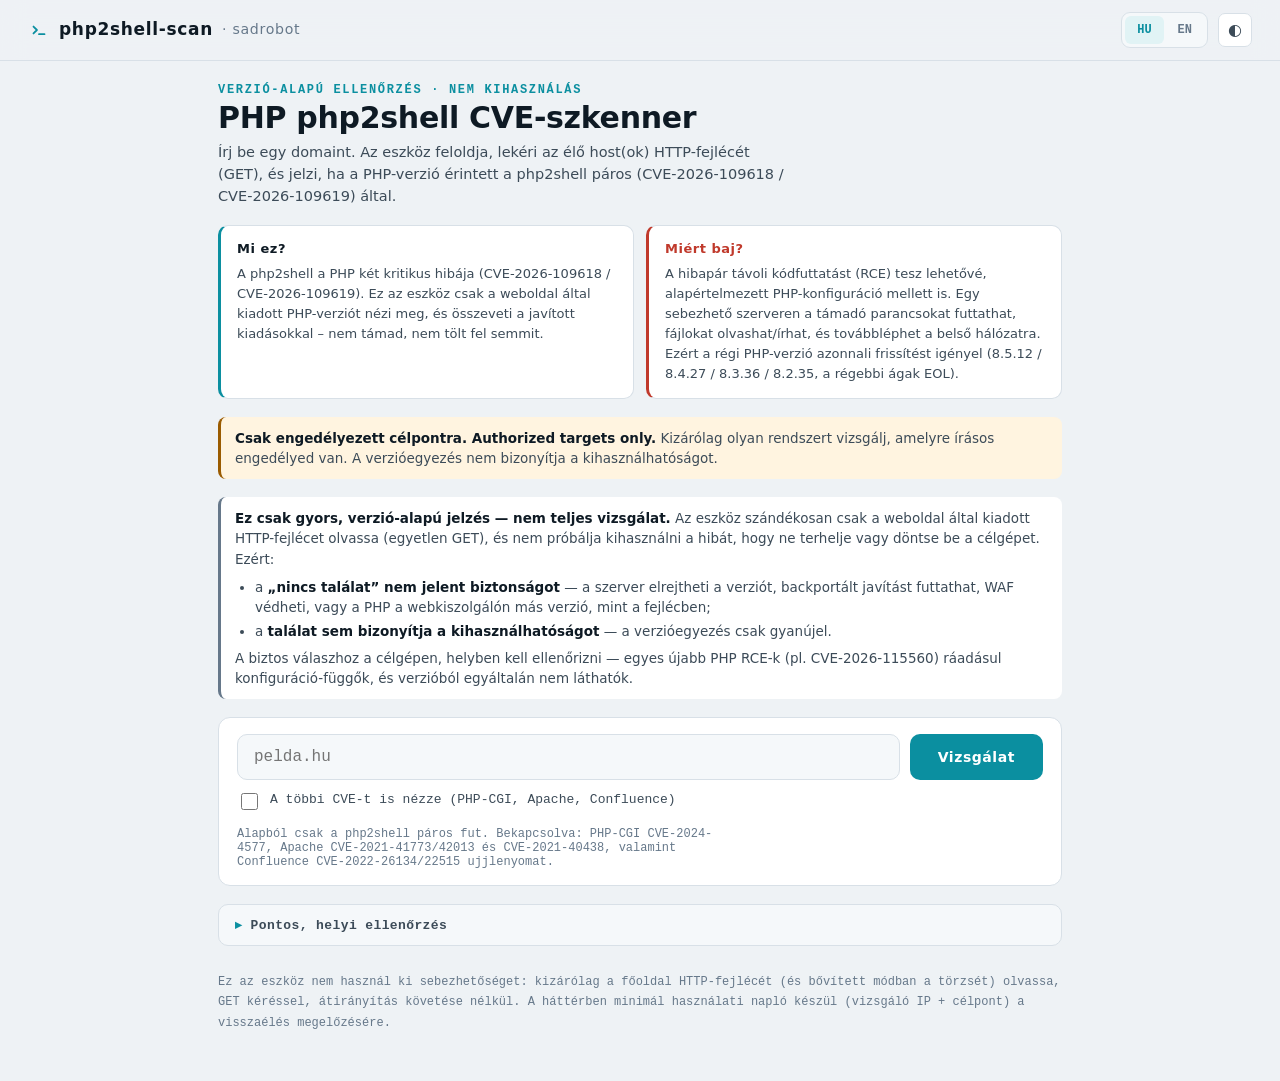
<file: app/static/index.html>
<!doctype html>
<html lang="hu">
<head>
<meta charset="utf-8">
<meta name="viewport" content="width=device-width, initial-scale=1">
<title>php2shell-scan</title>
<meta name="description" content="Publikus, verzió-alapú PHP php2shell CVE-szkenner – nem kihasználás. sadrobot.">
<meta name="robots" content="noindex">
<link rel="icon" href="favicon.svg?v=__VER__">
<link rel="stylesheet" href="app.css?v=__VER__">
<script src="theme.js?v=__VER__"></script>
</head>
<body>
<header class="top">
  <div class="brand">
    <span class="mark" aria-hidden="true">
      <svg width="22" height="22" viewBox="0 0 32 32" fill="none"><path d="M8 11l5 5-5 5" stroke="currentColor" stroke-width="2.6" stroke-linecap="round" stroke-linejoin="round"/><line x1="16" y1="22" x2="24" y2="22" stroke="currentColor" stroke-width="2.6" stroke-linecap="round"/></svg>
    </span>
    php2shell-scan <small>· sadrobot</small>
  </div>
  <div class="hgroup">
    <div class="seg" id="lang">
      <button data-lang="hu">HU</button><button data-lang="en">EN</button>
    </div>
    <button class="icon-btn" id="themebtn" title="Téma" aria-label="Téma">◐</button>
  </div>
</header>

<main>
  <section>
    <p class="eyebrow" data-t="eyebrow"></p>
    <h1 data-t="tagline"></h1>
    <p class="sub" id="lead" data-t="lead"></p>
  </section>

  <div class="about">
    <div class="about-col">
      <h3 data-t="about_what"></h3>
      <p data-t="about_what_body"></p>
    </div>
    <div class="about-col danger">
      <h3 data-t="about_why"></h3>
      <p data-t="about_why_body"></p>
    </div>
  </div>

  <div class="note warn" id="authnote">
    <b data-t="authorized"></b> <span data-t="authorized_note"></span>
  </div>

  <div class="note limits">
    <b data-t="limits_title"></b> <span data-t="limits_lead"></span>
    <ul class="limits-list">
      <li data-html="limits_1"></li>
      <li data-html="limits_2"></li>
    </ul>
    <span data-t="limits_tail"></span>
  </div>

  <div class="card search">
    <form class="searchbar" id="form" autocomplete="off">
      <input type="text" id="target" inputmode="url" spellcheck="false" data-ph="placeholder" required>
      <button type="submit" class="go" id="go" data-t="scan"></button>
    </form>
    <label class="chk" title="">
      <input type="checkbox" id="extended">
      <span data-t="extended"></span>
    </label>
    <p class="hint" id="exthint" data-t="extended_hint"></p>
  </div>

  <div id="status" class="prog" hidden>
    <div class="progbar indet"><i></i></div>
    <div class="progmeta"><span data-t="scanning"></span><span id="statustarget"></span></div>
  </div>

  <div id="error" class="note err" hidden></div>

  <section id="result" hidden></section>

  <details class="local">
    <summary data-t="local_title"></summary>
    <p class="sub" data-t="local_lead"></p>
    <ol class="local-list">
      <li data-html="local_1"></li>
      <li data-html="local_2"></li>
      <li data-html="local_3"></li>
      <li data-html="local_4"></li>
      <li data-html="local_5"></li>
    </ol>
  </details>

  <p class="foot" id="foot"></p>
</main>

<script src="i18n.js?v=__VER__"></script>
<script src="app.js?v=__VER__"></script>
</body>
</html>
</file>
<file: app/static/app.css>
/* php2shell-scan – sadrobot: grafit alap, cián jelzőfény, Chakra Petch + IBM Plex Mono.
   Tiszta, levegős dashboard. Light/dark. Yettel-arculat SOHA. */
:root{color-scheme:dark;--bg:#0B0F14;--panel:#111820;--panel-2:#152029;--line:#1E2A36;--line-2:#18232D;
--ink:#E6EDF3;--ink-2:#B7C2CC;--ink-3:#7D8B99;--accent:#3CD6E6;--accent-soft:#13232C;
--good:#4ADE80;--good-bg:#10231A;--warn:#FFB547;--warn-bg:#1B1710;--bad:#FF6B5E;--bad-bg:#231313;
--high:#FF9F45;--high-bg:#201710;--info:#6AA7FF;--info-bg:#101A2A;--none:#1F2B37;
--glow:0 0 10px;--radius:12px;
--display:"Chakra Petch","Avenir Next",system-ui,sans-serif;--mono:"IBM Plex Mono",ui-monospace,"SF Mono",Menlo,monospace}
:root[data-theme="light"]{color-scheme:light;--bg:#EEF2F5;--panel:#FFFFFF;--panel-2:#F5F8FA;--line:#D8E0E7;--line-2:#E6ECF1;
--ink:#0E1A24;--ink-2:#3C4B58;--ink-3:#66788A;--accent:#0B8FA0;--accent-soft:#E1F3F5;
--good:#16803F;--good-bg:#E6F5EC;--warn:#9A5B00;--warn-bg:#FFF4E0;--bad:#C0392B;--bad-bg:#FDECEA;
--high:#B4530A;--high-bg:#FDEEDF;--info:#2A5B9E;--info-bg:#E8F0FB;--none:#DCE3E9;--glow:0 0 0}
*{box-sizing:border-box}html{-webkit-text-size-adjust:100%}html,body{margin:0}
body{font:15px/1.5 var(--display);color:var(--ink);background:var(--bg);min-height:100vh;
  font-variant-numeric:tabular-nums;-webkit-font-smoothing:antialiased;overflow-x:hidden}
a{color:var(--accent);text-decoration:none}a:hover{color:var(--ink)}
:focus-visible{outline:2px solid var(--accent);outline-offset:2px}
button{font:inherit;color:inherit}
[hidden]{display:none!important}

header.top{position:sticky;top:0;z-index:20;display:flex;align-items:center;flex-wrap:wrap;gap:12px 20px;
  padding:12px clamp(16px,4vw,28px);background:color-mix(in srgb,var(--bg) 86%,transparent);
  backdrop-filter:blur(12px);border-bottom:1px solid var(--line)}
.brand{display:flex;align-items:center;gap:9px;font-weight:700;font-size:17px;letter-spacing:.04em;white-space:nowrap}
.brand small{color:var(--ink-3);font-weight:500}
.brand .mark{display:grid;place-items:center;color:var(--accent)}
.hgroup{margin-left:auto;display:flex;align-items:center;gap:10px}
.icon-btn{display:inline-flex;align-items:center;justify-content:center;border:1px solid var(--line);
  background:var(--panel);border-radius:7px;min-width:34px;height:34px;cursor:pointer;color:var(--ink-2);font-size:16px}
.icon-btn:hover{color:var(--accent);border-color:var(--accent)}

main{max-width:900px;margin:0 auto;padding:22px clamp(16px,4vw,28px) 48px;display:flex;flex-direction:column;gap:18px}
.eyebrow{margin:0 0 4px;font:600 12px var(--mono);letter-spacing:.14em;text-transform:uppercase;color:var(--accent)}
h1{margin:0;font-size:clamp(24px,5vw,30px);font-weight:700;letter-spacing:-.01em;line-height:1.1}
.sub{font-size:14.5px;color:var(--ink-2);margin:8px 0 0;max-width:62ch}
.hint{font:12px var(--mono);color:var(--ink-3);margin:2px 0 0;max-width:70ch}
.foot{font:12px var(--mono);color:var(--ink-3);margin:8px 0 0;line-height:1.7}

.about{display:grid;grid-template-columns:1fr 1fr;gap:12px}
.about-col{background:var(--panel);border:1px solid var(--line);border-left:3px solid var(--accent);border-radius:10px;padding:13px 16px}
.about-col.danger{border-left-color:var(--bad)}
.about-col h3{margin:0 0 5px;font-size:13px;font-weight:700;letter-spacing:.04em;color:var(--ink)}
.about-col.danger h3{color:var(--bad)}
.about-col p{margin:0;font-size:13px;line-height:1.55;color:var(--ink-2)}
@media (max-width:620px){.about{grid-template-columns:1fr}}

.note{background:var(--accent-soft);border-left:3px solid var(--accent);border-radius:8px;padding:11px 14px;font-size:13.5px;color:var(--ink-2)}
.note.warn{background:var(--warn-bg);border-color:var(--warn)}
.note.limits{background:var(--panel);border-left-color:var(--ink-3)}
.limits-list{margin:8px 0 6px;padding-left:20px}
.limits-list li{margin:4px 0;line-height:1.5}
.local{border:1px solid var(--line);border-radius:10px;background:var(--panel-2);padding:0 16px}
.local>summary{cursor:pointer;padding:12px 0;font:600 13px var(--mono);letter-spacing:.03em;color:var(--ink-2);list-style:none}
.local>summary::-webkit-details-marker{display:none}
.local>summary::before{content:"▸ ";color:var(--accent)}
.local[open]>summary::before{content:"▾ "}
.local[open]{padding-bottom:14px}
.local .sub{margin:2px 0 6px}
.local-list{margin:4px 0 0;padding-left:20px;color:var(--ink-2)}
.local-list li{margin:7px 0;line-height:1.55}
code{font:12.5px var(--mono);background:var(--panel-2);border:1px solid var(--line);border-radius:4px;padding:1px 5px;color:var(--ink)}
.local code{background:var(--panel)}
.note.err{background:var(--bad-bg);border-color:var(--bad);color:var(--ink)}
.note b{color:var(--ink)}

.card{background:var(--panel);border:1px solid var(--line);border-radius:var(--radius);padding:16px 18px;display:flex;flex-direction:column;gap:12px;min-width:0}
.search{gap:12px}
.searchbar{display:flex;gap:10px;flex-wrap:wrap}
.searchbar input[type=text]{flex:1;min-width:200px;font:16px var(--mono);padding:13px 16px;border:1px solid var(--line);border-radius:10px;background:var(--panel-2);color:var(--ink)}
.searchbar input[type=text]:focus{outline:2px solid var(--accent);outline-offset:1px;border-color:var(--accent)}
.go{font:700 14px var(--display);letter-spacing:.04em;padding:13px 28px;border:0;border-radius:10px;background:var(--accent);color:#06222A;cursor:pointer;white-space:nowrap}
.go:hover{filter:brightness(1.08)}.go:disabled{opacity:.5;cursor:default}
:root[data-theme="light"] .go{color:#fff}
.chk{display:inline-flex;align-items:flex-start;gap:9px;font:13px var(--mono);color:var(--ink-2);cursor:pointer;user-select:none}
.chk input{accent-color:var(--accent);width:17px;height:17px;margin-top:1px}
.seg{display:inline-flex;gap:2px;padding:3px;background:var(--panel-2);border:1px solid var(--line);border-radius:9px}
.seg button{font:600 12px var(--mono);padding:7px 12px;border:0;border-radius:6px;background:transparent;color:var(--ink-3);cursor:pointer}
.seg button:hover{color:var(--ink)}.seg button.on{background:var(--accent-soft);color:var(--accent)}

.prog{display:flex;flex-direction:column;gap:8px}
.progbar{height:8px;border-radius:5px;background:var(--panel-2);overflow:hidden;border:1px solid var(--line)}
.progbar i{display:block;height:100%;background:var(--accent);box-shadow:var(--glow) var(--accent);width:35%}
.progbar.indet i{animation:slide 1.2s ease-in-out infinite}
@keyframes slide{0%{margin-left:-35%}100%{margin-left:100%}}
.progmeta{display:flex;justify-content:space-between;font:12px var(--mono);color:var(--ink-3);flex-wrap:wrap;gap:8px}

/* eredmény */
.rhead{display:flex;align-items:baseline;gap:10px;flex-wrap:wrap}
.rhead h2{margin:0;font-size:18px;font-weight:700;font-family:var(--mono);word-break:break-all}
.verdict{display:inline-flex;align-items:center;gap:7px;font:700 12px var(--mono);letter-spacing:.06em;text-transform:uppercase;padding:5px 11px;border-radius:999px;white-space:nowrap}
.verdict.hit{background:var(--bad-bg);color:var(--bad)}
.verdict.clean{background:var(--good-bg);color:var(--good)}
.meta{display:flex;flex-wrap:wrap;gap:6px 18px;font:12.5px var(--mono);color:var(--ink-3);margin:2px 0 0}
.meta b{color:var(--ink-2);font-weight:600}
.cleanbox{font-size:13.5px;color:var(--ink-2)}

.finds{display:flex;flex-direction:column;gap:10px;margin-top:4px}
.find{border:1px solid var(--line);border-left-width:3px;border-radius:10px;background:var(--panel-2);padding:12px 14px;display:flex;flex-direction:column;gap:5px}
.find.critical{border-left-color:var(--bad)}.find.high{border-left-color:var(--high)}
.find.medium{border-left-color:var(--warn)}.find.info{border-left-color:var(--info)}
.find .ftop{display:flex;align-items:center;gap:9px;flex-wrap:wrap}
.badge{font:700 10.5px var(--mono);letter-spacing:.07em;text-transform:uppercase;padding:3px 8px;border-radius:5px}
.badge.critical{background:var(--bad-bg);color:var(--bad)}.badge.high{background:var(--high-bg);color:var(--high)}
.badge.medium{background:var(--warn-bg);color:var(--warn)}.badge.info{background:var(--info-bg);color:var(--info)}
.find .ftitle{font-weight:700;font-size:14.5px}
.find .cve{font:12px var(--mono);color:var(--ink-3)}
.find .ev{font:12.5px var(--mono);color:var(--ink-2);word-break:break-word}
.tag{margin-left:auto;font:11px var(--mono);color:var(--ink-3);border:1px solid var(--line);border-radius:5px;padding:2px 7px}

/* statisztika-csempék (status oldal) */
.stats{display:grid;grid-template-columns:repeat(auto-fit,minmax(130px,1fr));gap:12px}
.stat{display:flex;flex-direction:column;gap:3px;background:var(--panel);border:1px solid var(--line);border-radius:var(--radius);padding:14px 16px}
.stat b{color:var(--ink-3);font-size:11.5px;letter-spacing:.1em;text-transform:uppercase;font-weight:600}
.stat span{font-size:26px;font-weight:600;line-height:1.15}
.stat.accent span{color:var(--accent)}.stat.bad span{color:var(--bad)}.stat.good span{color:var(--good)}
.stat.clickable{cursor:pointer;transition:border-color .12s,background .12s}
.stat.clickable:hover{border-color:var(--bad)}
.stat.clickable.active{border-color:var(--bad);background:var(--bad-bg)}
.stat.clickable::after{content:"▸";position:absolute;top:10px;right:12px;font-size:11px;color:var(--ink-3)}
.stat{position:relative}
.cardh{margin:0;font-size:13px;font-weight:600;letter-spacing:.1em;text-transform:uppercase;color:var(--ink-3)}
.count{font:12px var(--mono);color:var(--ink-3)}
.muted{color:var(--ink-3)}
.toolbar{display:flex;gap:10px;flex-wrap:wrap;align-items:center;justify-content:space-between}
.filter{flex:1;min-width:180px;font:13px var(--mono);padding:9px 12px;border:1px solid var(--line);border-radius:8px;background:var(--panel-2);color:var(--ink)}
.filter:focus{outline:2px solid var(--accent);outline-offset:1px;border-color:var(--accent)}
.pills{display:inline-flex;gap:3px;padding:3px;background:var(--panel-2);border:1px solid var(--line);border-radius:9px}
.pills button{font:600 11.5px var(--mono);letter-spacing:.03em;padding:6px 11px;border:0;border-radius:6px;background:transparent;color:var(--ink-3);cursor:pointer}
.pills button:hover{color:var(--ink)}.pills button.on{background:var(--accent-soft);color:var(--accent)}
.table td .badge{display:inline-block;margin:1px 2px}
.table-wrap{overflow-x:auto;-webkit-overflow-scrolling:touch}
.findlist{display:flex;flex-direction:column;gap:5px}
.findrow{display:flex;align-items:center;gap:8px;flex-wrap:wrap}
.findcve{font:11.5px var(--mono);color:var(--ink-3);white-space:nowrap}
.fmark{color:var(--accent);cursor:help}
.subh{margin:16px 0 7px;font:600 12px var(--mono);letter-spacing:.06em;text-transform:uppercase;color:var(--ink-3)}
.subh:first-child{margin-top:2px}
.subh.good{color:var(--good)}.subh.bad{color:var(--bad)}.subh.warn{color:var(--warn)}
.table{width:100%;border-collapse:collapse;font:13px var(--mono)}
.table th,.table td{text-align:left;padding:8px 10px;border-top:1px solid var(--line-2)}
.table th{color:var(--ink-3);font-weight:600;font-size:11.5px;letter-spacing:.06em;text-transform:uppercase}
.table td.num{text-align:right;color:var(--ink-2)}
.loginput{display:flex;gap:10px;flex-wrap:wrap}
.loginput input{flex:1;min-width:200px;font:14px var(--mono);padding:11px 14px;border:1px solid var(--line);border-radius:9px;background:var(--panel-2);color:var(--ink)}

@media (max-width:560px){
  .brand small{display:none}
  main{padding-top:16px;gap:14px}
  .findcve{white-space:normal;word-break:break-word}
  .table th,.table td{padding:7px 8px}
  .findrow{gap:6px}
  .findrow .badge{white-space:normal}
}
</file>
